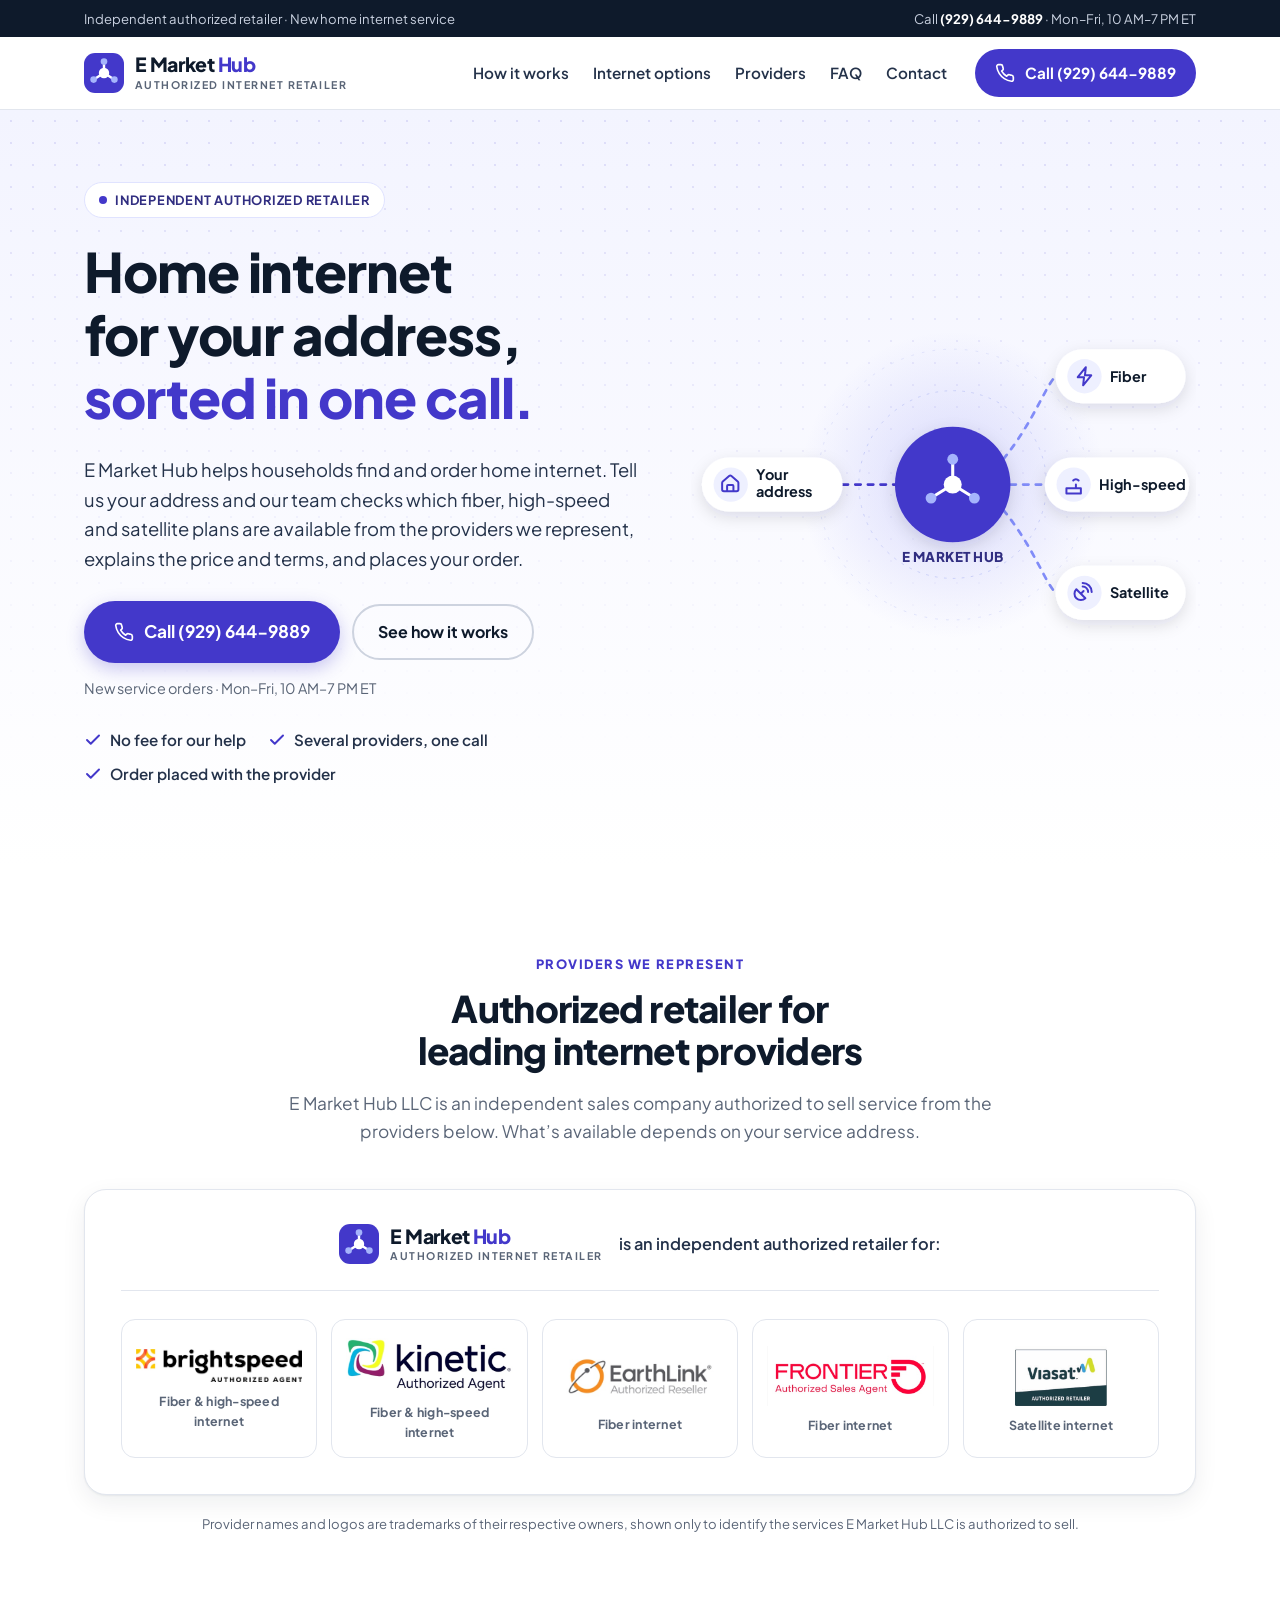
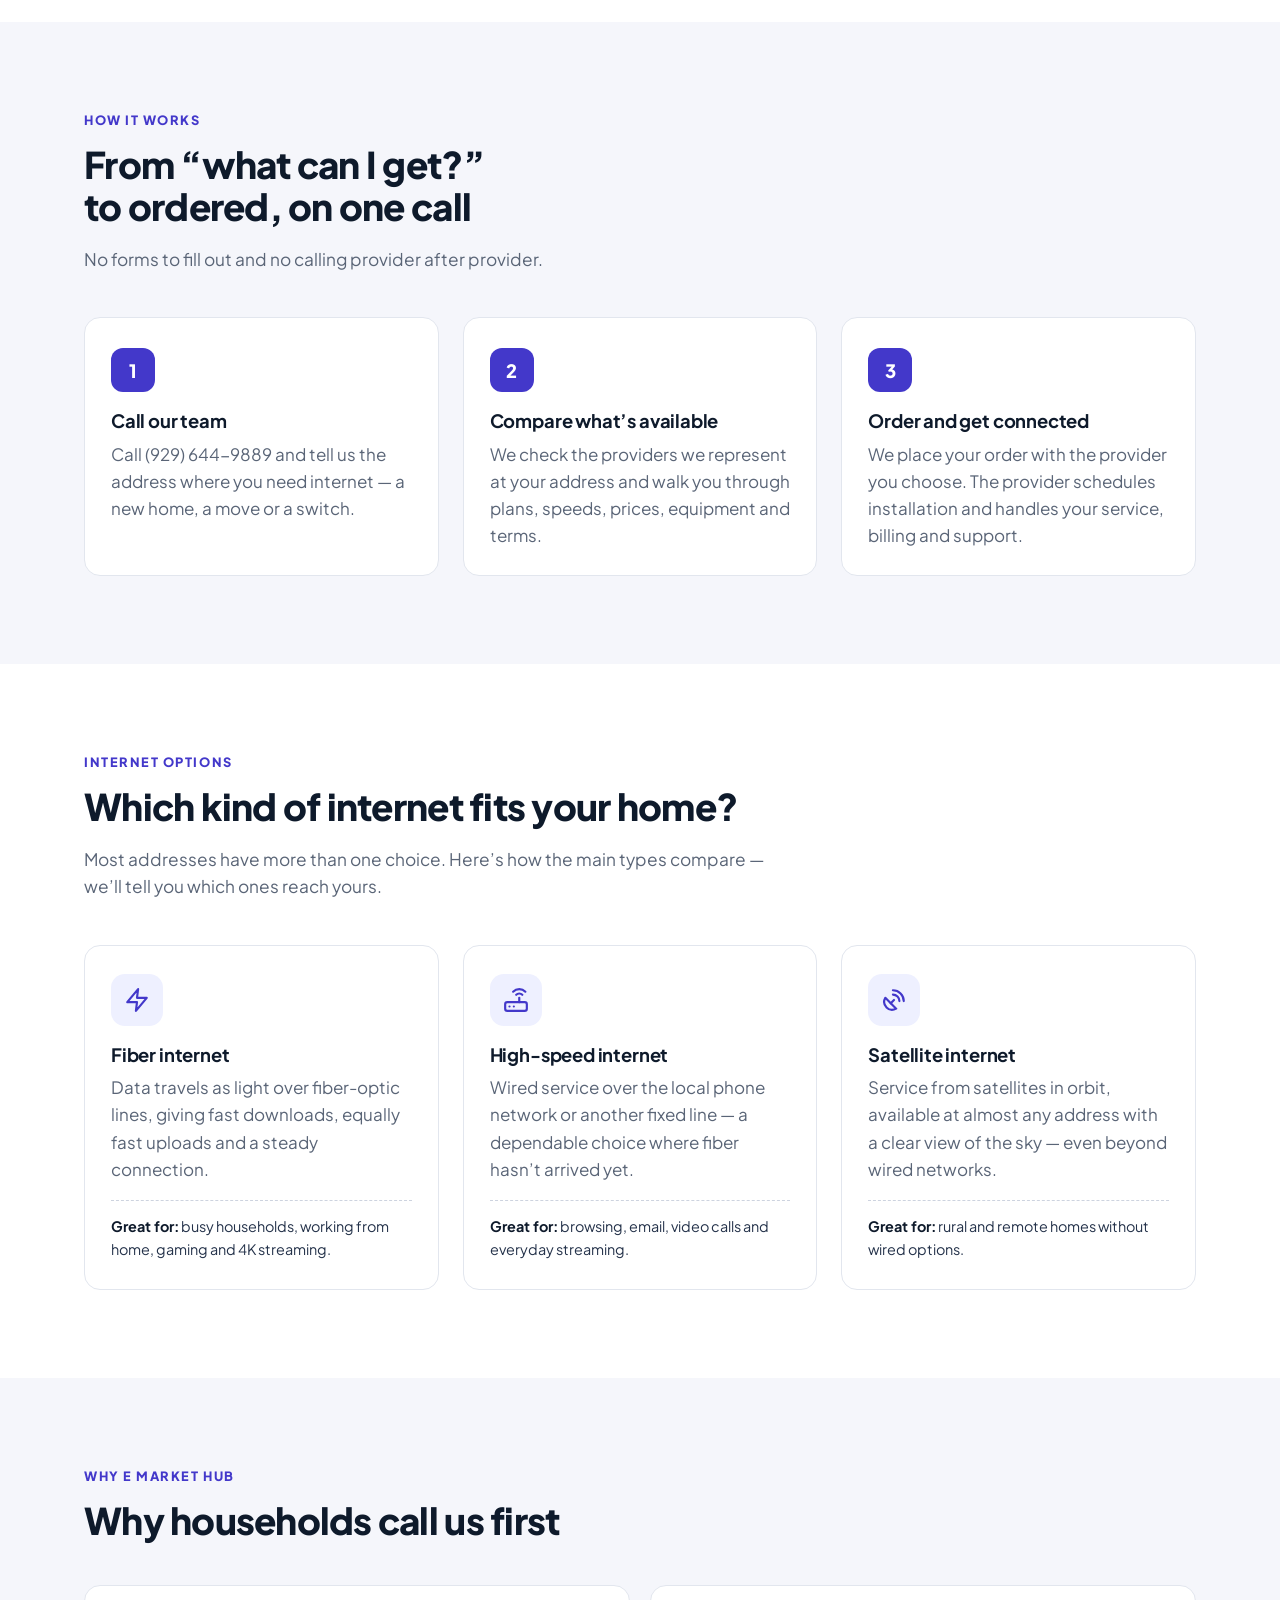
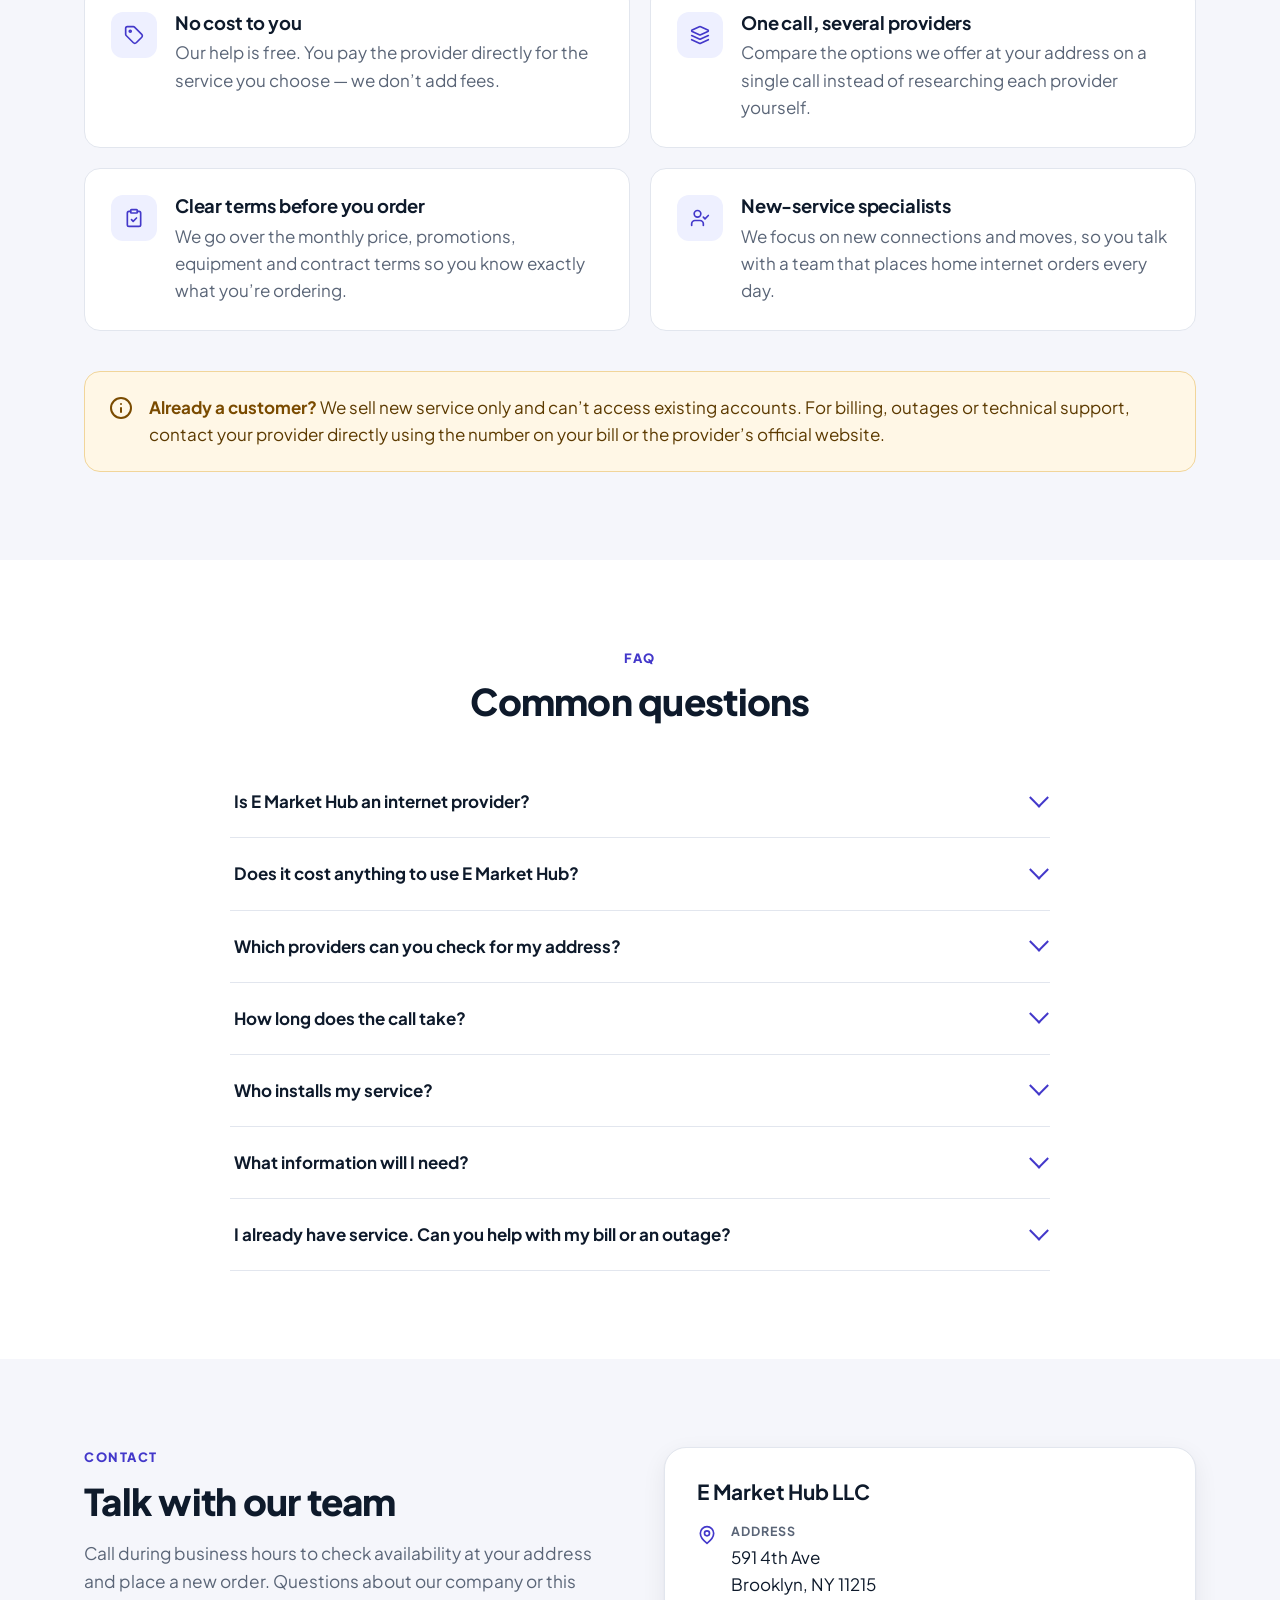
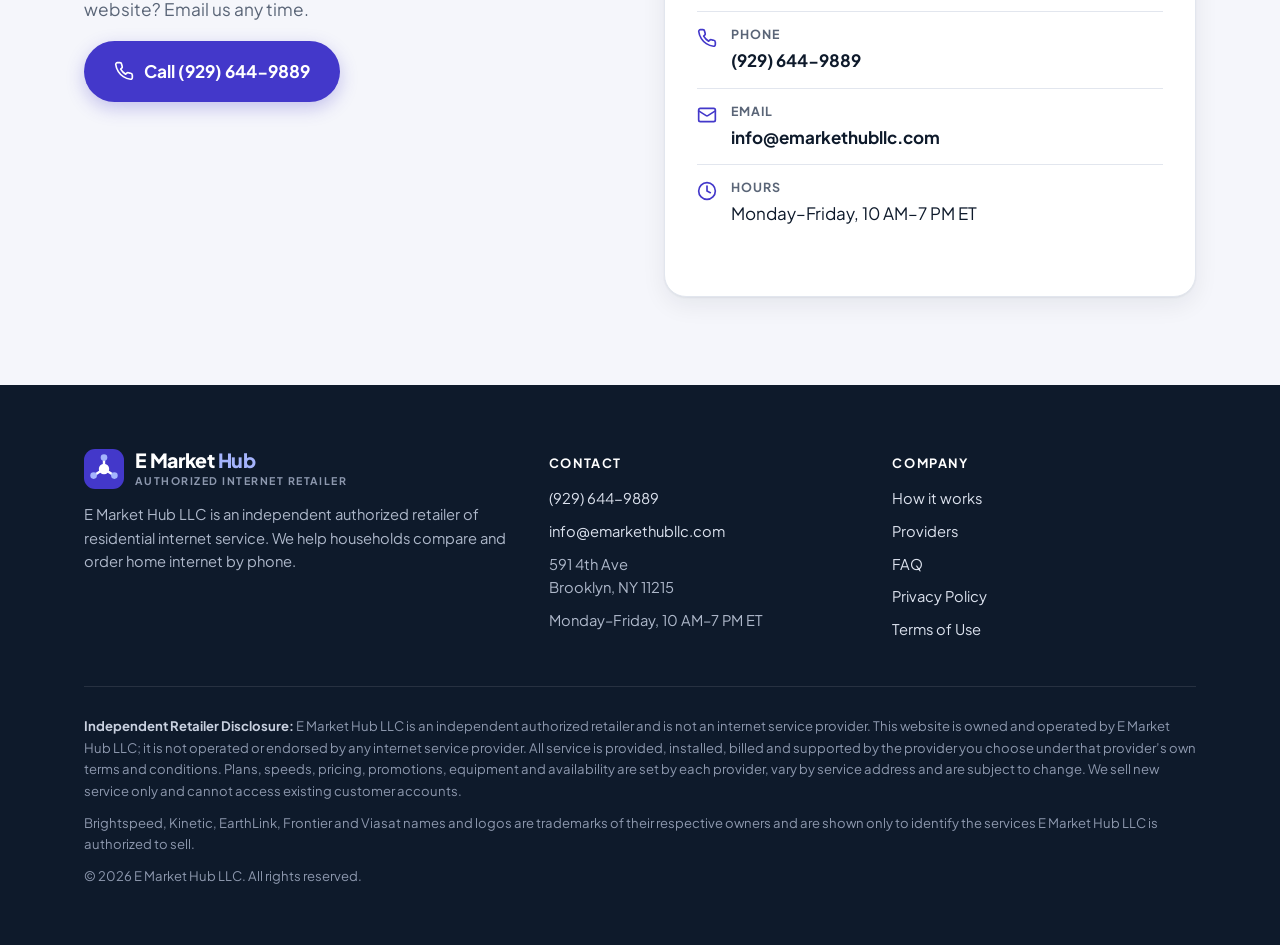
<file: index.html>
<!doctype html>
<html lang="en">
<head>
<meta charset="utf-8">
<meta name="viewport" content="width=device-width,initial-scale=1">
<title>E Market Hub | Authorized Internet Retailer &ndash; Compare Home Internet by Phone</title>
<meta name="description" content="E Market Hub LLC is an independent authorized retailer of home internet. One call checks fiber, high-speed and satellite options at your address and places your order.">
<meta name="robots" content="noindex,nofollow">
<link rel="canonical" href="https://emarkethubllc.com/">
<meta property="og:type" content="website">
<meta property="og:site_name" content="E Market Hub">
<meta property="og:title" content="E Market Hub | Authorized Internet Retailer &ndash; Compare Home Internet by Phone">
<meta property="og:description" content="E Market Hub LLC is an independent authorized retailer of home internet. One call checks fiber, high-speed and satellite options at your address and places your order.">
<meta name="theme-color" content="#4338CA">
<link rel="icon" href="favicon.svg" type="image/svg+xml">
<link rel="preconnect" href="https://fonts.googleapis.com">
<link rel="preconnect" href="https://fonts.gstatic.com" crossorigin>
<link href="https://fonts.googleapis.com/css2?family=Plus+Jakarta+Sans:wght@400;500;600;700;800&display=swap" rel="stylesheet">
<link rel="stylesheet" href="assets/site.css?v=97d6e7c7">
</head>
<body>
<a class="skip" href="#main">Skip to content</a>
<div class="topbar"><div class="container">
  <span class="hide-sm">Independent authorized retailer &middot; New home internet service</span>
  <span>Call <a href="tel:+19296449889">(929) 644-9889</a> &middot; Mon&ndash;Fri, 10&nbsp;AM&ndash;7&nbsp;PM ET</span>
</div></div>
<header class="site-header"><div class="container">
  <a class="brand" href="index.html" aria-label="E Market Hub home"><svg viewBox="0 0 40 40" aria-hidden="true"><rect width="40" height="40" rx="11" fill="#4338CA"/><g stroke="#fff" stroke-width="2.4" stroke-linecap="round"><path d="M20 20 20 9.5M20 20 10.5 26M20 20 29.5 26"/></g><circle cx="20" cy="20" r="5.2" fill="#fff"/><g fill="#A5B4FC"><circle cx="20" cy="8.6" r="3.3"/><circle cx="9.6" cy="26.6" r="3.3"/><circle cx="30.4" cy="26.6" r="3.3"/></g></svg><span class="wm"><b>E Market <span>Hub</span></b><small>Authorized Internet Retailer</small></span></a>
  <nav class="nav" aria-label="Main">
    <a href="#how">How it works</a><a href="#options">Internet options</a><a href="#providers">Providers</a><a href="#faq">FAQ</a><a href="#contact">Contact</a>
  </nav>
  <a class="btn btn-call btn-sm" href="tel:+19296449889"><svg class="ic" viewBox="0 0 24 24" aria-hidden="true"><path d="M22 16.9v3a2 2 0 0 1-2.2 2 19.8 19.8 0 0 1-8.6-3.1 19.5 19.5 0 0 1-6-6A19.8 19.8 0 0 1 2.1 4.2 2 2 0 0 1 4.1 2h3a2 2 0 0 1 2 1.7c.1.9.4 1.8.7 2.7a2 2 0 0 1-.5 2.1L8 9.8a16 16 0 0 0 6 6l1.3-1.3a2 2 0 0 1 2.1-.5c.9.3 1.8.6 2.7.7a2 2 0 0 1 1.7 2z"/></svg><span>Call<span class="num"> (929) 644-9889</span></span></a>
</div></header>

<main id="main">
<section class="hero"><div class="container">
  <div>
    <span class="eyebrow"><i></i>Independent authorized retailer</span>
    <h1>Home internet for your address, <em>sorted in one call.</em></h1>
    <p class="lead">E Market Hub helps households find and order home internet. Tell us your address and our team checks which fiber, high-speed and satellite plans are available from the providers we represent, explains the price and terms, and places your order.</p>
    <div class="cta-row">
      <a class="btn btn-call" href="tel:+19296449889"><svg class="ic" viewBox="0 0 24 24" aria-hidden="true"><path d="M22 16.9v3a2 2 0 0 1-2.2 2 19.8 19.8 0 0 1-8.6-3.1 19.5 19.5 0 0 1-6-6A19.8 19.8 0 0 1 2.1 4.2 2 2 0 0 1 4.1 2h3a2 2 0 0 1 2 1.7c.1.9.4 1.8.7 2.7a2 2 0 0 1-.5 2.1L8 9.8a16 16 0 0 0 6 6l1.3-1.3a2 2 0 0 1 2.1-.5c.9.3 1.8.6 2.7.7a2 2 0 0 1 1.7 2z"/></svg><span>Call (929) 644-9889</span></a>
      <a class="btn btn-ghost" href="#how">See how it works</a>
    </div>
    <p class="cta-note">New service orders &middot; Mon&ndash;Fri, 10&nbsp;AM&ndash;7&nbsp;PM ET</p>
    <ul class="trust">
      <li><svg class="ic" viewBox="0 0 24 24" aria-hidden="true"><path d="M20 6 9 17l-5-5"/></svg>No fee for our help</li>
      <li><svg class="ic" viewBox="0 0 24 24" aria-hidden="true"><path d="M20 6 9 17l-5-5"/></svg>Several providers, one call</li>
      <li><svg class="ic" viewBox="0 0 24 24" aria-hidden="true"><path d="M20 6 9 17l-5-5"/></svg>Order placed with the provider</li>
    </ul>
  </div>
  <svg class="hub-art" viewBox="0 0 560 440" role="img" aria-labelledby="hubt">
  <title id="hubt">E Market Hub connects your address to fiber, high-speed and satellite internet options</title>
  <defs>
    <filter id="sh" x="-20%" y="-30%" width="140%" height="170%"><feDropShadow dx="0" dy="6" stdDeviation="9" flood-color="#0E1A2B" flood-opacity=".12"/></filter>
    <radialGradient id="glow" cx="50%" cy="50%" r="50%"><stop offset="0" stop-color="#6366F1" stop-opacity=".22"/><stop offset="1" stop-color="#6366F1" stop-opacity="0"/></radialGradient>
  </defs>
  <circle cx="290" cy="220" r="170" fill="url(#glow)"/>
  <circle cx="290" cy="220" r="104" fill="none" stroke="#C7CCF8" stroke-dasharray="3 7"/>
  <circle cx="290" cy="220" r="150" fill="none" stroke="#DDE0FB" stroke-dasharray="3 9"/>
  <g fill="none" stroke-width="3" stroke-linecap="round">
    <path class="flow" d="M168 220 H226" stroke="#4338CA"/>
    <path class="flow" d="M346 192 C380 150 392 112 404 100" stroke="#818CF8"/>
    <path class="flow" d="M354 220 H392" stroke="#818CF8"/>
    <path class="flow" d="M346 248 C380 290 392 328 404 340" stroke="#818CF8"/>
  </g>
  <g filter="url(#sh)">
    <rect x="12" y="190" width="156" height="60" rx="30" fill="#fff"/>
    <rect x="404" y="70" width="144" height="60" rx="30" fill="#fff"/>
    <rect x="392" y="190" width="160" height="60" rx="30" fill="#fff"/>
    <rect x="404" y="310" width="144" height="60" rx="30" fill="#fff"/>
    <circle cx="290" cy="220" r="64" fill="#4338CA"/>
  </g>
  <g fill="none" stroke-linecap="round" stroke-linejoin="round" stroke-width="2.2">
    <circle cx="44" cy="220" r="19" fill="#EEF0FF" stroke="none"/>
    <path d="M47.5 228v-6a1 1 0 0 0-1-1h-5a1 1 0 0 0-1 1v6M35 218.5a2 2 0 0 1 .7-1.5l7-6a2 2 0 0 1 2.6 0l7 6a2 2 0 0 1 .7 1.5V226a2 2 0 0 1-2 2H37a2 2 0 0 1-2-2z" stroke="#4338CA" transform="translate(-0.5 -0.5)"/>
    <circle cx="436" cy="100" r="19" fill="#EEF0FF" stroke="none"/>
    <path d="m437.5 90-9 11h7l-1 9 9-11h-7l1-9z" stroke="#4338CA"/>
    <circle cx="424" cy="220" r="19" fill="#EEF0FF" stroke="none"/>
    <path d="M416 224h16v6h-16zM426.5 220v4M429.5 215.5a4 4 0 0 0-6 0" stroke="#4338CA"/>
    <circle cx="436" cy="340" r="19" fill="#EEF0FF" stroke="none"/>
    <path d="M428 337a7 7 0 0 0 10 10ZM433 342l3-3M441 340a6 6 0 0 0-6-6M445 340a10 10 0 0 0-10-10" stroke="#4338CA" transform="translate(-1 -1)"/>
  </g>
  <g font-family="Plus Jakarta Sans, system-ui, sans-serif" font-weight="700" font-size="16" fill="#0E1A2B">
    <text x="72" y="215">Your</text><text x="72" y="234">address</text>
    <text x="464" y="106">Fiber</text>
    <text x="452" y="226">High-speed</text>
    <text x="464" y="346">Satellite</text>
  </g>
  <g stroke="#fff" stroke-width="3.4" stroke-linecap="round"><path d="M290 220V196M290 220 269 233M290 220 311 233"/></g>
  <circle cx="290" cy="220" r="10" fill="#fff"/>
  <g fill="#A5B4FC"><circle cx="290" cy="192" r="6"/><circle cx="266" cy="235" r="6"/><circle cx="314" cy="235" r="6"/></g>
  <text x="290" y="306" text-anchor="middle" font-family="Plus Jakarta Sans, system-ui, sans-serif" font-weight="800" font-size="15" fill="#312E81" letter-spacing=".5">E MARKET HUB</text>
</svg>
</div></section>

<section class="sec" id="providers"><div class="container">
  <div class="sec-head center">
    <span class="kicker">Providers we represent</span>
    <h2>Authorized retailer for leading internet providers</h2>
    <p>E Market Hub LLC is an independent sales company authorized to sell service from the providers below. What&rsquo;s available depends on your service address.</p>
  </div>
  <div class="endorse">
    <div class="endorse-id">
      <a class="brand" href="index.html" aria-label="E Market Hub home"><svg viewBox="0 0 40 40" aria-hidden="true"><rect width="40" height="40" rx="11" fill="#4338CA"/><g stroke="#fff" stroke-width="2.4" stroke-linecap="round"><path d="M20 20 20 9.5M20 20 10.5 26M20 20 29.5 26"/></g><circle cx="20" cy="20" r="5.2" fill="#fff"/><g fill="#A5B4FC"><circle cx="20" cy="8.6" r="3.3"/><circle cx="9.6" cy="26.6" r="3.3"/><circle cx="30.4" cy="26.6" r="3.3"/></g></svg><span class="wm"><b>E Market <span>Hub</span></b><small>Authorized Internet Retailer</small></span></a>
      <p>is an independent authorized retailer for:</p>
    </div>
    <ul class="badges">
      <li class="badge"><img src="assets/partners/brightspeed.jpg" alt="Brightspeed Authorized Agent" loading="lazy"><span>Fiber &amp; high-speed internet</span></li>
      <li class="badge"><img src="assets/partners/kinetic.jpg" alt="Kinetic Authorized Agent" loading="lazy"><span>Fiber &amp; high-speed internet</span></li>
      <li class="badge"><img src="assets/partners/earthlink.jpg" alt="EarthLink Authorized Reseller" loading="lazy"><span>Fiber internet</span></li>
      <li class="badge"><img src="assets/partners/frontier.jpg" alt="Frontier Authorized Sales Agent" loading="lazy"><span>Fiber internet</span></li>
      <li class="badge"><img src="assets/partners/viasat.jpg" alt="Viasat Authorized Retailer" loading="lazy"><span>Satellite internet</span></li>
    </ul>
  </div>
  <p class="fine" style="text-align:center">Provider names and logos are trademarks of their respective owners, shown only to identify the services E Market Hub LLC is authorized to sell.</p>
</div></section>

<section class="sec sec-soft" id="how"><div class="container">
  <div class="sec-head">
    <span class="kicker">How it works</span>
    <h2>From &ldquo;what can I get?&rdquo; to ordered, on one call</h2>
    <p>No forms to fill out and no calling provider after provider.</p>
  </div>
  <ol class="steps">
    <li class="step"><h3>Call our team</h3><p>Call (929) 644-9889 and tell us the address where you need internet &mdash; a new home, a move or a switch.</p></li>
    <li class="step"><h3>Compare what&rsquo;s available</h3><p>We check the providers we represent at your address and walk you through plans, speeds, prices, equipment and terms.</p></li>
    <li class="step"><h3>Order and get connected</h3><p>We place your order with the provider you choose. The provider schedules installation and handles your service, billing and support.</p></li>
  </ol>
</div></section>

<section class="sec" id="options"><div class="container">
  <div class="sec-head">
    <span class="kicker">Internet options</span>
    <h2>Which kind of internet fits your home?</h2>
    <p>Most addresses have more than one choice. Here&rsquo;s how the main types compare &mdash; we&rsquo;ll tell you which ones reach yours.</p>
  </div>
  <div class="types">
    <article class="type"><span class="tic"><svg class="ic" viewBox="0 0 24 24" aria-hidden="true"><path d="M13 2 3 14h9l-1 8 10-12h-9l1-8z"/></svg></span><h3>Fiber internet</h3>
      <p>Data travels as light over fiber-optic lines, giving fast downloads, equally fast uploads and a steady connection.</p>
      <p class="best"><b>Great for:</b> busy households, working from home, gaming and 4K streaming.</p></article>
    <article class="type"><span class="tic"><svg class="ic" viewBox="0 0 24 24" aria-hidden="true"><rect width="20" height="8" x="2" y="14" rx="2"/><path d="M6.01 18H6"/><path d="M10.01 18H10"/><path d="M15 10v4"/><path d="M17.84 7.17a4 4 0 0 0-5.66 0"/><path d="M20.66 4.34a8 8 0 0 0-11.31 0"/></svg></span><h3>High-speed internet</h3>
      <p>Wired service over the local phone network or another fixed line &mdash; a dependable choice where fiber hasn&rsquo;t arrived yet.</p>
      <p class="best"><b>Great for:</b> browsing, email, video calls and everyday streaming.</p></article>
    <article class="type"><span class="tic"><svg class="ic" viewBox="0 0 24 24" aria-hidden="true"><path d="M4 10a7.31 7.31 0 0 0 10 10Z"/><path d="m9 15 3-3"/><path d="M17 13a6 6 0 0 0-6-6"/><path d="M21 13A10 10 0 0 0 11 3"/></svg></span><h3>Satellite internet</h3>
      <p>Service from satellites in orbit, available at almost any address with a clear view of the sky &mdash; even beyond wired networks.</p>
      <p class="best"><b>Great for:</b> rural and remote homes without wired options.</p></article>
  </div>
</div></section>

<section class="sec sec-soft" id="why"><div class="container">
  <div class="sec-head">
    <span class="kicker">Why E Market Hub</span>
    <h2>Why households call us first</h2>
  </div>
  <div class="why">
    <div class="why-item"><span class="tic"><svg class="ic" viewBox="0 0 24 24" aria-hidden="true"><path d="M12.6 2.6A2 2 0 0 0 11.2 2H4a2 2 0 0 0-2 2v7.2a2 2 0 0 0 .6 1.4l8.7 8.7a2.4 2.4 0 0 0 3.4 0l6.6-6.6a2.4 2.4 0 0 0 0-3.4z"/><circle cx="7.5" cy="7.5" r="1.2"/></svg></span><div><h3>No cost to you</h3><p>Our help is free. You pay the provider directly for the service you choose &mdash; we don&rsquo;t add fees.</p></div></div>
    <div class="why-item"><span class="tic"><svg class="ic" viewBox="0 0 24 24" aria-hidden="true"><path d="M12.8 2.2a2 2 0 0 0-1.6 0L2.6 6.1a1 1 0 0 0 0 1.8l8.6 3.9a2 2 0 0 0 1.6 0l8.6-3.9a1 1 0 0 0 0-1.8Z"/><path d="m22 17.6-9.2 4.2a2 2 0 0 1-1.6 0L2 17.6"/><path d="m22 12.6-9.2 4.2a2 2 0 0 1-1.6 0L2 12.6"/></svg></span><div><h3>One call, several providers</h3><p>Compare the options we offer at your address on a single call instead of researching each provider yourself.</p></div></div>
    <div class="why-item"><span class="tic"><svg class="ic" viewBox="0 0 24 24" aria-hidden="true"><rect width="8" height="4" x="8" y="2" rx="1"/><path d="M16 4h2a2 2 0 0 1 2 2v14a2 2 0 0 1-2 2H6a2 2 0 0 1-2-2V6a2 2 0 0 1 2-2h2"/><path d="m9 14 2 2 4-4"/></svg></span><div><h3>Clear terms before you order</h3><p>We go over the monthly price, promotions, equipment and contract terms so you know exactly what you&rsquo;re ordering.</p></div></div>
    <div class="why-item"><span class="tic"><svg class="ic" viewBox="0 0 24 24" aria-hidden="true"><path d="M16 21v-2a4 4 0 0 0-4-4H6a4 4 0 0 0-4 4v2"/><circle cx="9" cy="7" r="4"/><path d="m16 11 2 2 4-4"/></svg></span><div><h3>New-service specialists</h3><p>We focus on new connections and moves, so you talk with a team that places home internet orders every day.</p></div></div>
  </div>
  <div class="note" role="note"><svg class="ic" viewBox="0 0 24 24" aria-hidden="true"><circle cx="12" cy="12" r="10"/><path d="M12 16v-4"/><path d="M12 8h.01"/></svg><p><strong>Already a customer?</strong> We sell new service only and can&rsquo;t access existing accounts. For billing, outages or technical support, contact your provider directly using the number on your bill or the provider&rsquo;s official website.</p></div>
</div></section>

<section class="sec" id="faq"><div class="container">
  <div class="sec-head center">
    <span class="kicker">FAQ</span>
    <h2>Common questions</h2>
  </div>
  <div class="faq">
    <details><summary>Is E Market Hub an internet provider?</summary><p>No. E Market Hub LLC is an independent authorized retailer &mdash; a sales company. The provider you choose supplies, installs, bills and supports your service under its own terms.</p></details>
    <details><summary>Does it cost anything to use E Market Hub?</summary><p>No. There is no charge for our help. You pay only the provider for the service you order, at the provider&rsquo;s own price.</p></details>
    <details><summary>Which providers can you check for my address?</summary><p>We check every provider we&rsquo;re authorized to sell, including the providers shown on this page. Which of them can serve you depends on your exact service address, so we check it on the call.</p></details>
    <details><summary>How long does the call take?</summary><p>An availability check usually takes just a few minutes. If you decide to order, we complete the order with you on the same call.</p></details>
    <details><summary>Who installs my service?</summary><p>The provider. After your order is placed, the provider confirms your installation or activation details and sets up your service.</p></details>
    <details><summary>What information will I need?</summary><p>Your service address and contact details. To place an order, providers also ask for information such as your name, phone and email, and some providers verify identity or credit before activating service.</p></details>
    <details><summary>I already have service. Can you help with my bill or an outage?</summary><p>We sell new service only and can&rsquo;t access existing accounts. For billing, outages or technical support, please contact your provider directly using the number on your bill or the provider&rsquo;s official website.</p></details>
  </div>
</div></section>

<section class="sec sec-soft" id="contact"><div class="container contact">
  <div>
    <span class="kicker">Contact</span>
    <h2>Talk with our team</h2>
    <p class="lead">Call during business hours to check availability at your address and place a new order. Questions about our company or this website? Email us any time.</p>
    <a class="btn btn-call" href="tel:+19296449889"><svg class="ic" viewBox="0 0 24 24" aria-hidden="true"><path d="M22 16.9v3a2 2 0 0 1-2.2 2 19.8 19.8 0 0 1-8.6-3.1 19.5 19.5 0 0 1-6-6A19.8 19.8 0 0 1 2.1 4.2 2 2 0 0 1 4.1 2h3a2 2 0 0 1 2 1.7c.1.9.4 1.8.7 2.7a2 2 0 0 1-.5 2.1L8 9.8a16 16 0 0 0 6 6l1.3-1.3a2 2 0 0 1 2.1-.5c.9.3 1.8.6 2.7.7a2 2 0 0 1 1.7 2z"/></svg><span>Call (929) 644-9889</span></a>
  </div>
  <div class="card">
    <h3>E Market Hub LLC</h3>
    <ul class="clist">
      <li><svg class="ic" viewBox="0 0 24 24" aria-hidden="true"><path d="M20 10c0 6-8 12-8 12s-8-6-8-12a8 8 0 0 1 16 0Z"/><circle cx="12" cy="10" r="3"/></svg><div><b>Address</b>591 4th Ave<br>Brooklyn, NY 11215</div></li>
      <li><svg class="ic" viewBox="0 0 24 24" aria-hidden="true"><path d="M22 16.9v3a2 2 0 0 1-2.2 2 19.8 19.8 0 0 1-8.6-3.1 19.5 19.5 0 0 1-6-6A19.8 19.8 0 0 1 2.1 4.2 2 2 0 0 1 4.1 2h3a2 2 0 0 1 2 1.7c.1.9.4 1.8.7 2.7a2 2 0 0 1-.5 2.1L8 9.8a16 16 0 0 0 6 6l1.3-1.3a2 2 0 0 1 2.1-.5c.9.3 1.8.6 2.7.7a2 2 0 0 1 1.7 2z"/></svg><div><b>Phone</b><a href="tel:+19296449889">(929) 644-9889</a></div></li>
      <li><svg class="ic" viewBox="0 0 24 24" aria-hidden="true"><rect width="20" height="16" x="2" y="4" rx="2"/><path d="m22 7-8.97 5.7a1.94 1.94 0 0 1-2.06 0L2 7"/></svg><div><b>Email</b><a href="mailto:info@emarkethubllc.com">info@emarkethubllc.com</a></div></li>
      <li><svg class="ic" viewBox="0 0 24 24" aria-hidden="true"><circle cx="12" cy="12" r="10"/><path d="M12 6v6l4 2"/></svg><div><b>Hours</b>Monday&ndash;Friday, 10&nbsp;AM&ndash;7&nbsp;PM ET</div></li>
    </ul>
  </div>
</div></section>
</main>
<footer class="site-footer"><div class="container">
  <div class="foot-top">
    <div>
      <a class="brand" href="index.html" aria-label="E Market Hub home"><svg viewBox="0 0 40 40" aria-hidden="true"><rect width="40" height="40" rx="11" fill="#4338CA"/><g stroke="#fff" stroke-width="2.4" stroke-linecap="round"><path d="M20 20 20 9.5M20 20 10.5 26M20 20 29.5 26"/></g><circle cx="20" cy="20" r="5.2" fill="#fff"/><g fill="#A5B4FC"><circle cx="20" cy="8.6" r="3.3"/><circle cx="9.6" cy="26.6" r="3.3"/><circle cx="30.4" cy="26.6" r="3.3"/></g></svg><span class="wm"><b>E Market <span>Hub</span></b><small>Authorized Internet Retailer</small></span></a>
      <p>E Market Hub LLC is an independent authorized retailer of residential internet service. We help households compare and order home internet by phone.</p>
    </div>
    <div>
      <h4>Contact</h4>
      <ul>
        <li><a href="tel:+19296449889">(929) 644-9889</a></li>
        <li><a href="mailto:info@emarkethubllc.com">info@emarkethubllc.com</a></li>
        <li>591 4th Ave<br>Brooklyn, NY 11215</li>
        <li>Monday&ndash;Friday, 10&nbsp;AM&ndash;7&nbsp;PM ET</li>
      </ul>
    </div>
    <div>
      <h4>Company</h4>
      <ul>
        <li><a href="index.html#how">How it works</a></li>
        <li><a href="index.html#providers">Providers</a></li>
        <li><a href="index.html#faq">FAQ</a></li>
        <li><a href="privacy.html">Privacy Policy</a></li>
        <li><a href="terms.html">Terms of Use</a></li>
      </ul>
    </div>
  </div>
  <div class="disclose">
    <p><strong>Independent Retailer Disclosure:</strong> E Market Hub LLC is an independent authorized retailer and is not an internet service provider. This website is owned and operated by E Market Hub LLC; it is not operated or endorsed by any internet service provider. All service is provided, installed, billed and supported by the provider you choose under that provider&rsquo;s own terms and conditions. Plans, speeds, pricing, promotions, equipment and availability are set by each provider, vary by service address and are subject to change. We sell new service only and cannot access existing customer accounts.</p>
    <p>Brightspeed, Kinetic, EarthLink, Frontier and Viasat names and logos are trademarks of their respective owners and are shown only to identify the services E Market Hub LLC is authorized to sell.</p>
    <p>&copy; 2026 E Market Hub LLC. All rights reserved.</p>
  </div>
</div></footer>
<div class="callbar"><a class="btn btn-call" href="tel:+19296449889"><svg class="ic" viewBox="0 0 24 24" aria-hidden="true"><path d="M22 16.9v3a2 2 0 0 1-2.2 2 19.8 19.8 0 0 1-8.6-3.1 19.5 19.5 0 0 1-6-6A19.8 19.8 0 0 1 2.1 4.2 2 2 0 0 1 4.1 2h3a2 2 0 0 1 2 1.7c.1.9.4 1.8.7 2.7a2 2 0 0 1-.5 2.1L8 9.8a16 16 0 0 0 6 6l1.3-1.3a2 2 0 0 1 2.1-.5c.9.3 1.8.6 2.7.7a2 2 0 0 1 1.7 2z"/></svg><span>Call (929) 644-9889</span></a></div>
</body>
</html>
</file>
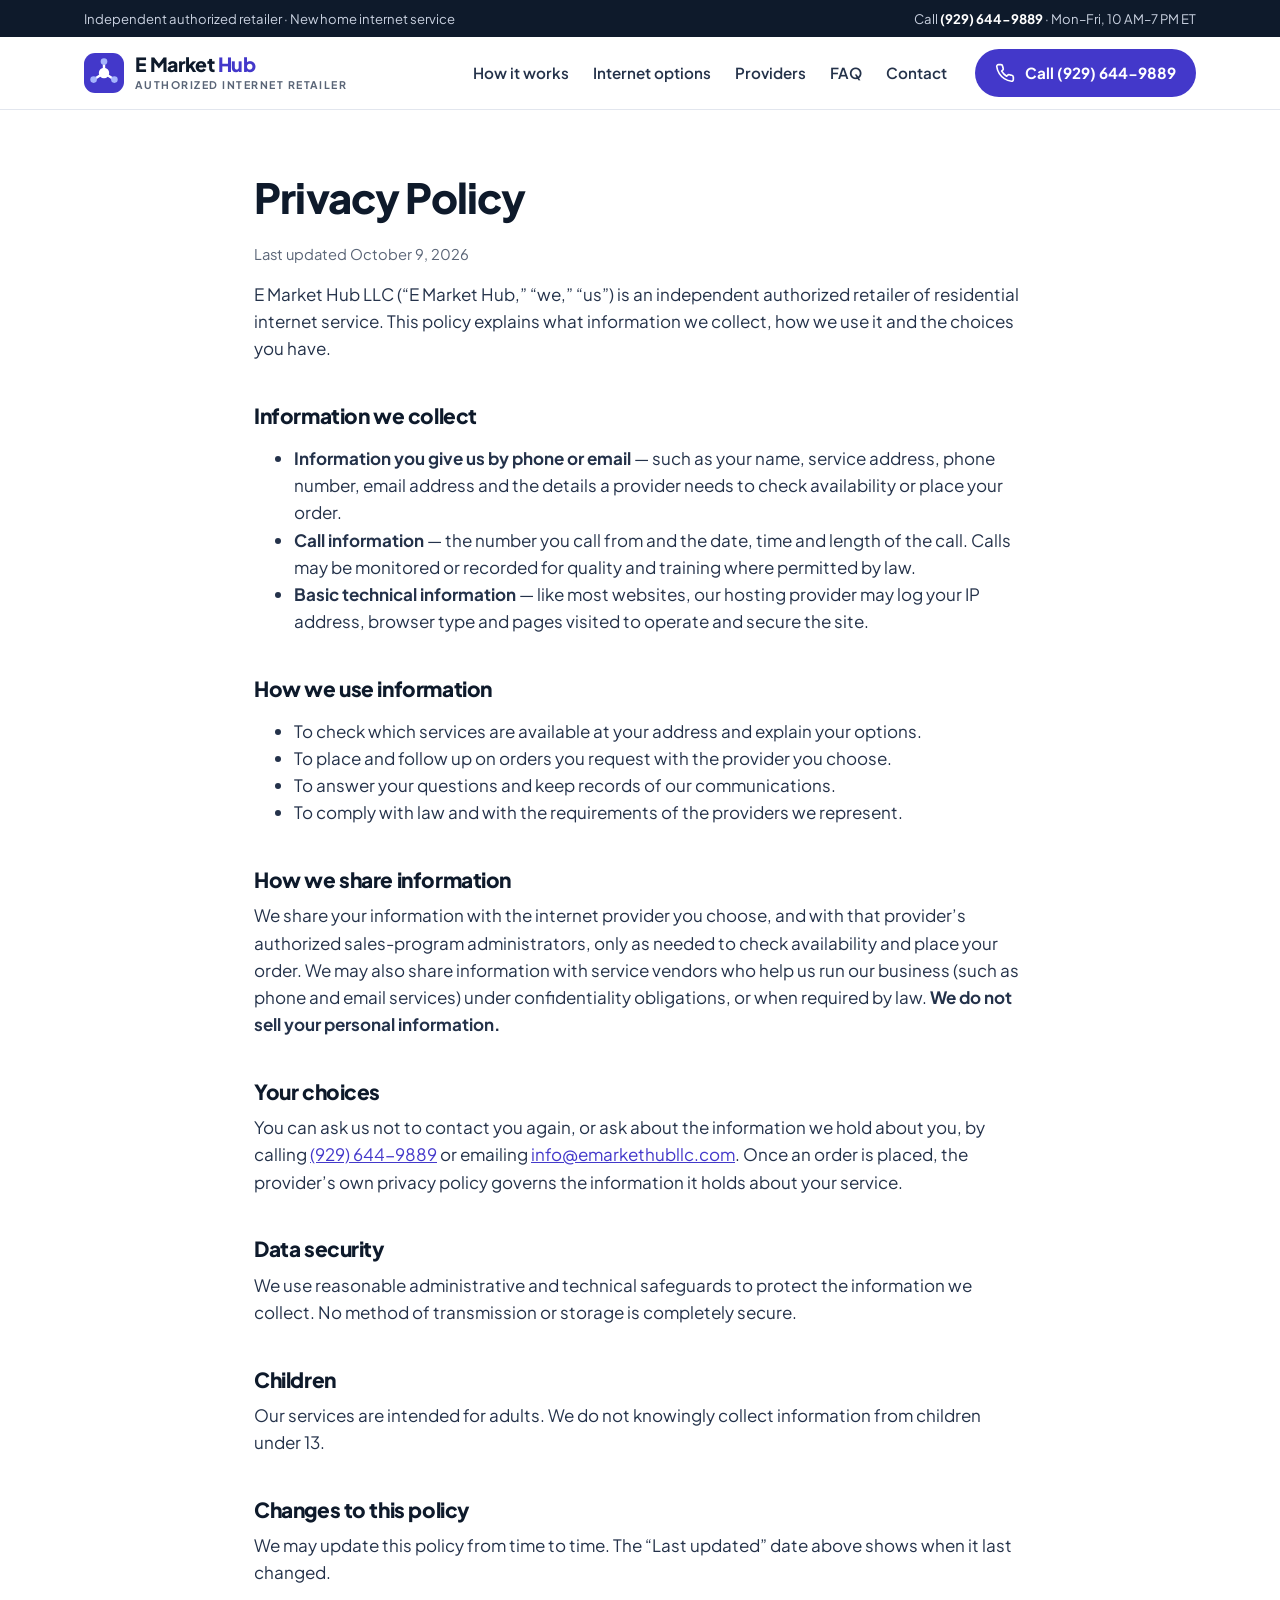
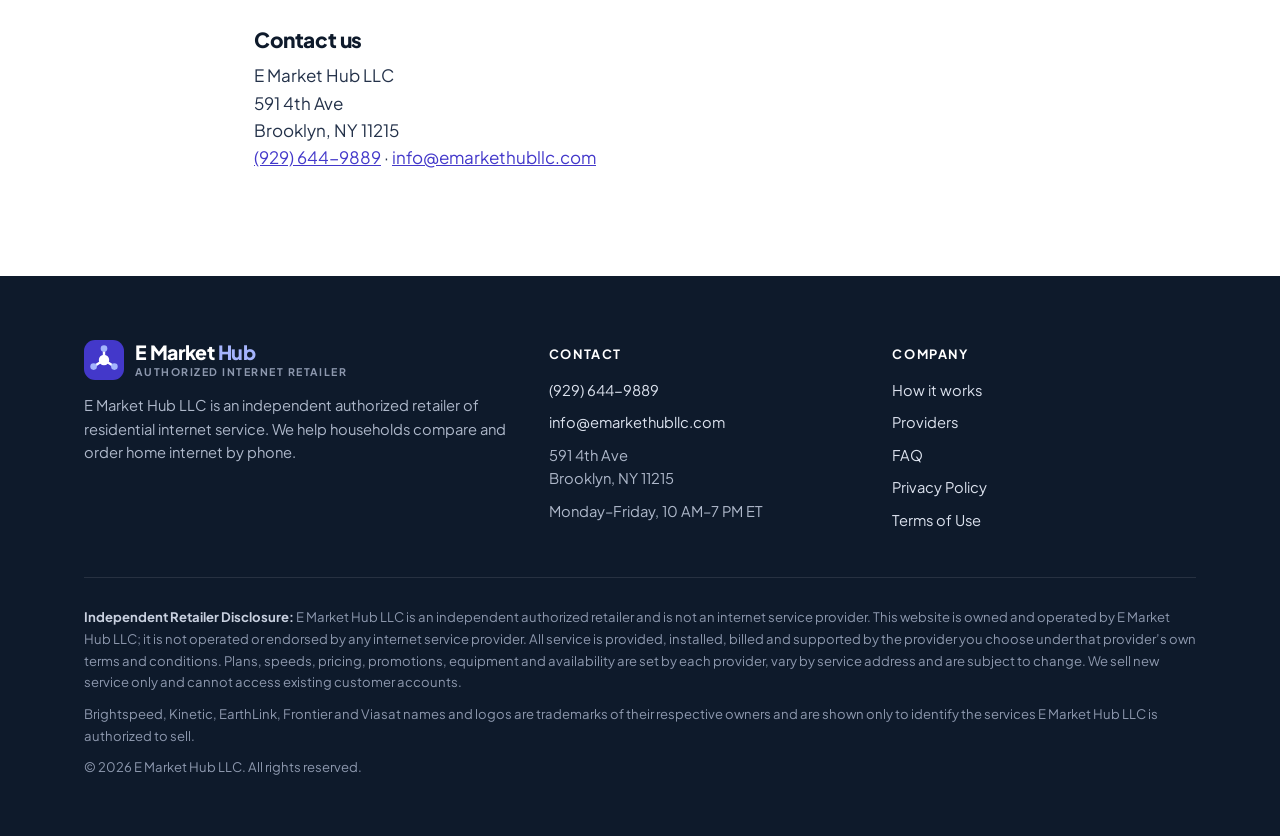
<file: privacy.html>
<!doctype html>
<html lang="en">
<head>
<meta charset="utf-8">
<meta name="viewport" content="width=device-width,initial-scale=1">
<title>Privacy Policy | E Market Hub</title>
<meta name="description" content="How E Market Hub LLC collects, uses and protects your information.">
<meta name="robots" content="noindex,nofollow">
<link rel="canonical" href="https://emarkethubllc.com/privacy.html">
<meta property="og:type" content="website">
<meta property="og:site_name" content="E Market Hub">
<meta property="og:title" content="Privacy Policy | E Market Hub">
<meta property="og:description" content="How E Market Hub LLC collects, uses and protects your information.">
<meta name="theme-color" content="#4338CA">
<link rel="icon" href="favicon.svg" type="image/svg+xml">
<link rel="preconnect" href="https://fonts.googleapis.com">
<link rel="preconnect" href="https://fonts.gstatic.com" crossorigin>
<link href="https://fonts.googleapis.com/css2?family=Plus+Jakarta+Sans:wght@400;500;600;700;800&display=swap" rel="stylesheet">
<link rel="stylesheet" href="assets/site.css?v=97d6e7c7">
</head>
<body>
<a class="skip" href="#main">Skip to content</a>
<div class="topbar"><div class="container">
  <span class="hide-sm">Independent authorized retailer &middot; New home internet service</span>
  <span>Call <a href="tel:+19296449889">(929) 644-9889</a> &middot; Mon&ndash;Fri, 10&nbsp;AM&ndash;7&nbsp;PM ET</span>
</div></div>
<header class="site-header"><div class="container">
  <a class="brand" href="index.html" aria-label="E Market Hub home"><svg viewBox="0 0 40 40" aria-hidden="true"><rect width="40" height="40" rx="11" fill="#4338CA"/><g stroke="#fff" stroke-width="2.4" stroke-linecap="round"><path d="M20 20 20 9.5M20 20 10.5 26M20 20 29.5 26"/></g><circle cx="20" cy="20" r="5.2" fill="#fff"/><g fill="#A5B4FC"><circle cx="20" cy="8.6" r="3.3"/><circle cx="9.6" cy="26.6" r="3.3"/><circle cx="30.4" cy="26.6" r="3.3"/></g></svg><span class="wm"><b>E Market <span>Hub</span></b><small>Authorized Internet Retailer</small></span></a>
  <nav class="nav" aria-label="Main">
    <a href="index.html#how">How it works</a><a href="index.html#options">Internet options</a><a href="index.html#providers">Providers</a><a href="index.html#faq">FAQ</a><a href="index.html#contact">Contact</a>
  </nav>
  <a class="btn btn-call btn-sm" href="tel:+19296449889"><svg class="ic" viewBox="0 0 24 24" aria-hidden="true"><path d="M22 16.9v3a2 2 0 0 1-2.2 2 19.8 19.8 0 0 1-8.6-3.1 19.5 19.5 0 0 1-6-6A19.8 19.8 0 0 1 2.1 4.2 2 2 0 0 1 4.1 2h3a2 2 0 0 1 2 1.7c.1.9.4 1.8.7 2.7a2 2 0 0 1-.5 2.1L8 9.8a16 16 0 0 0 6 6l1.3-1.3a2 2 0 0 1 2.1-.5c.9.3 1.8.6 2.7.7a2 2 0 0 1 1.7 2z"/></svg><span>Call<span class="num"> (929) 644-9889</span></span></a>
</div></header>

<main id="main" class="legal"><div class="container">
  <h1>Privacy Policy</h1>
  <p class="updated">Last updated October 9, 2026</p>

  <p>E Market Hub LLC (&ldquo;E Market Hub,&rdquo; &ldquo;we,&rdquo; &ldquo;us&rdquo;) is an independent authorized retailer of residential internet service. This policy explains what information we collect, how we use it and the choices you have.</p>
  <h2>Information we collect</h2>
  <ul>
    <li><strong>Information you give us by phone or email</strong> &mdash; such as your name, service address, phone number, email address and the details a provider needs to check availability or place your order.</li>
    <li><strong>Call information</strong> &mdash; the number you call from and the date, time and length of the call. Calls may be monitored or recorded for quality and training where permitted by law.</li>
    <li><strong>Basic technical information</strong> &mdash; like most websites, our hosting provider may log your IP address, browser type and pages visited to operate and secure the site.</li>
  </ul>
  <h2>How we use information</h2>
  <ul>
    <li>To check which services are available at your address and explain your options.</li>
    <li>To place and follow up on orders you request with the provider you choose.</li>
    <li>To answer your questions and keep records of our communications.</li>
    <li>To comply with law and with the requirements of the providers we represent.</li>
  </ul>
  <h2>How we share information</h2>
  <p>We share your information with the internet provider you choose, and with that provider&rsquo;s authorized sales-program administrators, only as needed to check availability and place your order. We may also share information with service vendors who help us run our business (such as phone and email services) under confidentiality obligations, or when required by law. <strong>We do not sell your personal information.</strong></p>
  <h2>Your choices</h2>
  <p>You can ask us not to contact you again, or ask about the information we hold about you, by calling <a href="tel:+19296449889">(929) 644-9889</a> or emailing <a href="mailto:info@emarkethubllc.com">info@emarkethubllc.com</a>. Once an order is placed, the provider&rsquo;s own privacy policy governs the information it holds about your service.</p>
  <h2>Data security</h2>
  <p>We use reasonable administrative and technical safeguards to protect the information we collect. No method of transmission or storage is completely secure.</p>
  <h2>Children</h2>
  <p>Our services are intended for adults. We do not knowingly collect information from children under 13.</p>
  <h2>Changes to this policy</h2>
  <p>We may update this policy from time to time. The &ldquo;Last updated&rdquo; date above shows when it last changed.</p>
  <h2>Contact us</h2>
  <p>E Market Hub LLC<br>591 4th Ave<br>Brooklyn, NY 11215<br><a href="tel:+19296449889">(929) 644-9889</a> &middot; <a href="mailto:info@emarkethubllc.com">info@emarkethubllc.com</a></p>
</div></main>
<footer class="site-footer"><div class="container">
  <div class="foot-top">
    <div>
      <a class="brand" href="index.html" aria-label="E Market Hub home"><svg viewBox="0 0 40 40" aria-hidden="true"><rect width="40" height="40" rx="11" fill="#4338CA"/><g stroke="#fff" stroke-width="2.4" stroke-linecap="round"><path d="M20 20 20 9.5M20 20 10.5 26M20 20 29.5 26"/></g><circle cx="20" cy="20" r="5.2" fill="#fff"/><g fill="#A5B4FC"><circle cx="20" cy="8.6" r="3.3"/><circle cx="9.6" cy="26.6" r="3.3"/><circle cx="30.4" cy="26.6" r="3.3"/></g></svg><span class="wm"><b>E Market <span>Hub</span></b><small>Authorized Internet Retailer</small></span></a>
      <p>E Market Hub LLC is an independent authorized retailer of residential internet service. We help households compare and order home internet by phone.</p>
    </div>
    <div>
      <h4>Contact</h4>
      <ul>
        <li><a href="tel:+19296449889">(929) 644-9889</a></li>
        <li><a href="mailto:info@emarkethubllc.com">info@emarkethubllc.com</a></li>
        <li>591 4th Ave<br>Brooklyn, NY 11215</li>
        <li>Monday&ndash;Friday, 10&nbsp;AM&ndash;7&nbsp;PM ET</li>
      </ul>
    </div>
    <div>
      <h4>Company</h4>
      <ul>
        <li><a href="index.html#how">How it works</a></li>
        <li><a href="index.html#providers">Providers</a></li>
        <li><a href="index.html#faq">FAQ</a></li>
        <li><a href="privacy.html">Privacy Policy</a></li>
        <li><a href="terms.html">Terms of Use</a></li>
      </ul>
    </div>
  </div>
  <div class="disclose">
    <p><strong>Independent Retailer Disclosure:</strong> E Market Hub LLC is an independent authorized retailer and is not an internet service provider. This website is owned and operated by E Market Hub LLC; it is not operated or endorsed by any internet service provider. All service is provided, installed, billed and supported by the provider you choose under that provider&rsquo;s own terms and conditions. Plans, speeds, pricing, promotions, equipment and availability are set by each provider, vary by service address and are subject to change. We sell new service only and cannot access existing customer accounts.</p>
    <p>Brightspeed, Kinetic, EarthLink, Frontier and Viasat names and logos are trademarks of their respective owners and are shown only to identify the services E Market Hub LLC is authorized to sell.</p>
    <p>&copy; 2026 E Market Hub LLC. All rights reserved.</p>
  </div>
</div></footer>
<div class="callbar"><a class="btn btn-call" href="tel:+19296449889"><svg class="ic" viewBox="0 0 24 24" aria-hidden="true"><path d="M22 16.9v3a2 2 0 0 1-2.2 2 19.8 19.8 0 0 1-8.6-3.1 19.5 19.5 0 0 1-6-6A19.8 19.8 0 0 1 2.1 4.2 2 2 0 0 1 4.1 2h3a2 2 0 0 1 2 1.7c.1.9.4 1.8.7 2.7a2 2 0 0 1-.5 2.1L8 9.8a16 16 0 0 0 6 6l1.3-1.3a2 2 0 0 1 2.1-.5c.9.3 1.8.6 2.7.7a2 2 0 0 1 1.7 2z"/></svg><span>Call (929) 644-9889</span></a></div>
</body>
</html>
</file>
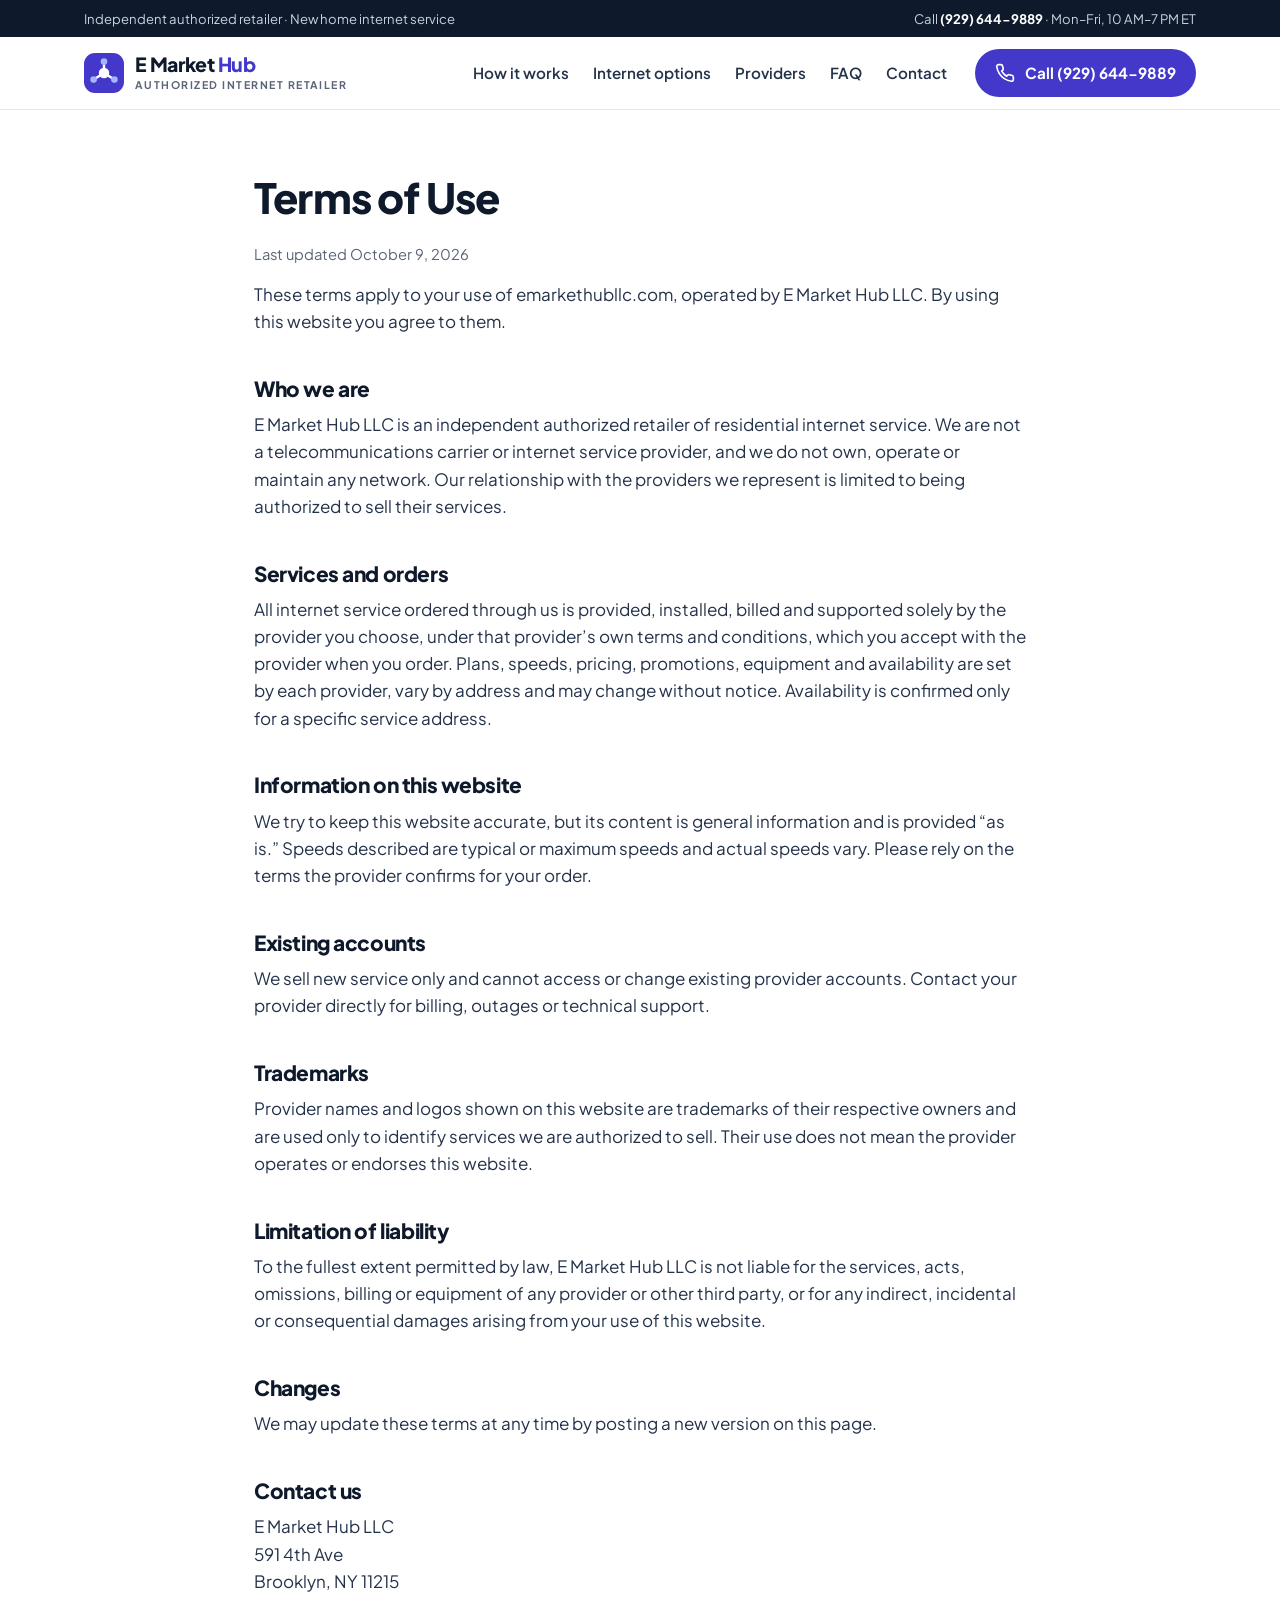
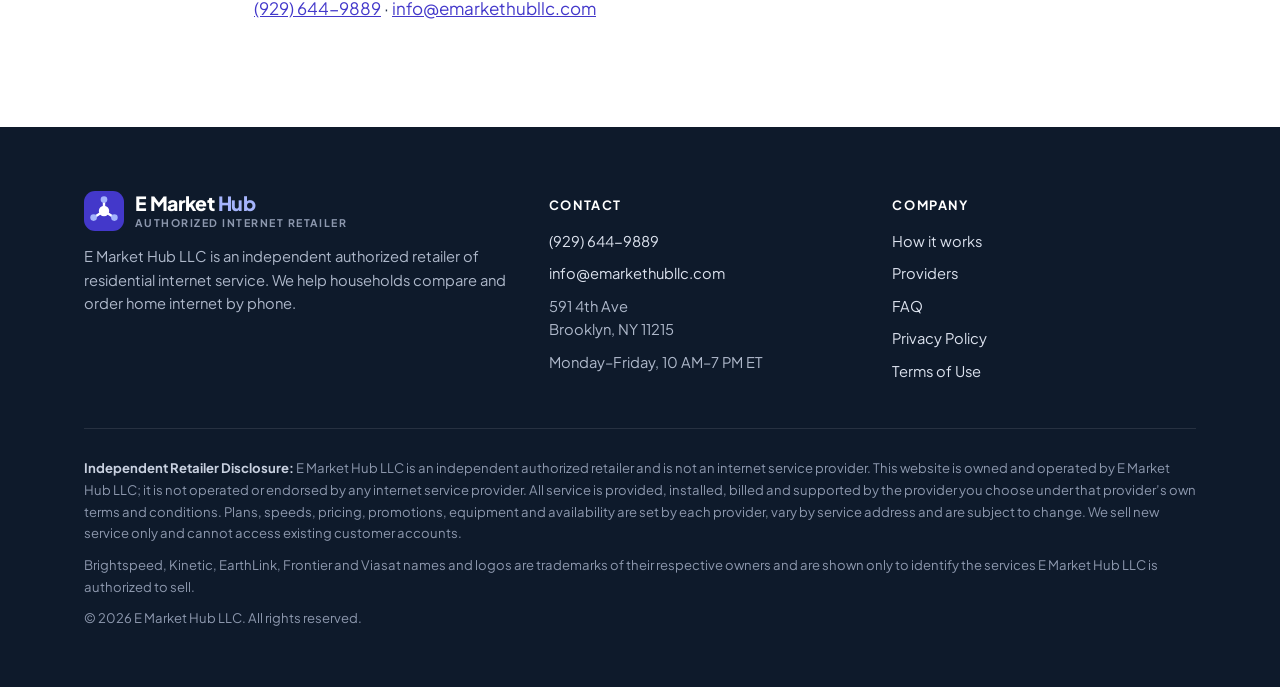
<file: terms.html>
<!doctype html>
<html lang="en">
<head>
<meta charset="utf-8">
<meta name="viewport" content="width=device-width,initial-scale=1">
<title>Terms of Use | E Market Hub</title>
<meta name="description" content="Terms that apply to your use of the E Market Hub LLC website.">
<meta name="robots" content="noindex,nofollow">
<link rel="canonical" href="https://emarkethubllc.com/terms.html">
<meta property="og:type" content="website">
<meta property="og:site_name" content="E Market Hub">
<meta property="og:title" content="Terms of Use | E Market Hub">
<meta property="og:description" content="Terms that apply to your use of the E Market Hub LLC website.">
<meta name="theme-color" content="#4338CA">
<link rel="icon" href="favicon.svg" type="image/svg+xml">
<link rel="preconnect" href="https://fonts.googleapis.com">
<link rel="preconnect" href="https://fonts.gstatic.com" crossorigin>
<link href="https://fonts.googleapis.com/css2?family=Plus+Jakarta+Sans:wght@400;500;600;700;800&display=swap" rel="stylesheet">
<link rel="stylesheet" href="assets/site.css?v=97d6e7c7">
</head>
<body>
<a class="skip" href="#main">Skip to content</a>
<div class="topbar"><div class="container">
  <span class="hide-sm">Independent authorized retailer &middot; New home internet service</span>
  <span>Call <a href="tel:+19296449889">(929) 644-9889</a> &middot; Mon&ndash;Fri, 10&nbsp;AM&ndash;7&nbsp;PM ET</span>
</div></div>
<header class="site-header"><div class="container">
  <a class="brand" href="index.html" aria-label="E Market Hub home"><svg viewBox="0 0 40 40" aria-hidden="true"><rect width="40" height="40" rx="11" fill="#4338CA"/><g stroke="#fff" stroke-width="2.4" stroke-linecap="round"><path d="M20 20 20 9.5M20 20 10.5 26M20 20 29.5 26"/></g><circle cx="20" cy="20" r="5.2" fill="#fff"/><g fill="#A5B4FC"><circle cx="20" cy="8.6" r="3.3"/><circle cx="9.6" cy="26.6" r="3.3"/><circle cx="30.4" cy="26.6" r="3.3"/></g></svg><span class="wm"><b>E Market <span>Hub</span></b><small>Authorized Internet Retailer</small></span></a>
  <nav class="nav" aria-label="Main">
    <a href="index.html#how">How it works</a><a href="index.html#options">Internet options</a><a href="index.html#providers">Providers</a><a href="index.html#faq">FAQ</a><a href="index.html#contact">Contact</a>
  </nav>
  <a class="btn btn-call btn-sm" href="tel:+19296449889"><svg class="ic" viewBox="0 0 24 24" aria-hidden="true"><path d="M22 16.9v3a2 2 0 0 1-2.2 2 19.8 19.8 0 0 1-8.6-3.1 19.5 19.5 0 0 1-6-6A19.8 19.8 0 0 1 2.1 4.2 2 2 0 0 1 4.1 2h3a2 2 0 0 1 2 1.7c.1.9.4 1.8.7 2.7a2 2 0 0 1-.5 2.1L8 9.8a16 16 0 0 0 6 6l1.3-1.3a2 2 0 0 1 2.1-.5c.9.3 1.8.6 2.7.7a2 2 0 0 1 1.7 2z"/></svg><span>Call<span class="num"> (929) 644-9889</span></span></a>
</div></header>

<main id="main" class="legal"><div class="container">
  <h1>Terms of Use</h1>
  <p class="updated">Last updated October 9, 2026</p>

  <p>These terms apply to your use of emarkethubllc.com, operated by E Market Hub LLC. By using this website you agree to them.</p>
  <h2>Who we are</h2>
  <p>E Market Hub LLC is an independent authorized retailer of residential internet service. We are not a telecommunications carrier or internet service provider, and we do not own, operate or maintain any network. Our relationship with the providers we represent is limited to being authorized to sell their services.</p>
  <h2>Services and orders</h2>
  <p>All internet service ordered through us is provided, installed, billed and supported solely by the provider you choose, under that provider&rsquo;s own terms and conditions, which you accept with the provider when you order. Plans, speeds, pricing, promotions, equipment and availability are set by each provider, vary by address and may change without notice. Availability is confirmed only for a specific service address.</p>
  <h2>Information on this website</h2>
  <p>We try to keep this website accurate, but its content is general information and is provided &ldquo;as is.&rdquo; Speeds described are typical or maximum speeds and actual speeds vary. Please rely on the terms the provider confirms for your order.</p>
  <h2>Existing accounts</h2>
  <p>We sell new service only and cannot access or change existing provider accounts. Contact your provider directly for billing, outages or technical support.</p>
  <h2>Trademarks</h2>
  <p>Provider names and logos shown on this website are trademarks of their respective owners and are used only to identify services we are authorized to sell. Their use does not mean the provider operates or endorses this website.</p>
  <h2>Limitation of liability</h2>
  <p>To the fullest extent permitted by law, E Market Hub LLC is not liable for the services, acts, omissions, billing or equipment of any provider or other third party, or for any indirect, incidental or consequential damages arising from your use of this website.</p>
  <h2>Changes</h2>
  <p>We may update these terms at any time by posting a new version on this page.</p>
  <h2>Contact us</h2>
  <p>E Market Hub LLC<br>591 4th Ave<br>Brooklyn, NY 11215<br><a href="tel:+19296449889">(929) 644-9889</a> &middot; <a href="mailto:info@emarkethubllc.com">info@emarkethubllc.com</a></p>
</div></main>
<footer class="site-footer"><div class="container">
  <div class="foot-top">
    <div>
      <a class="brand" href="index.html" aria-label="E Market Hub home"><svg viewBox="0 0 40 40" aria-hidden="true"><rect width="40" height="40" rx="11" fill="#4338CA"/><g stroke="#fff" stroke-width="2.4" stroke-linecap="round"><path d="M20 20 20 9.5M20 20 10.5 26M20 20 29.5 26"/></g><circle cx="20" cy="20" r="5.2" fill="#fff"/><g fill="#A5B4FC"><circle cx="20" cy="8.6" r="3.3"/><circle cx="9.6" cy="26.6" r="3.3"/><circle cx="30.4" cy="26.6" r="3.3"/></g></svg><span class="wm"><b>E Market <span>Hub</span></b><small>Authorized Internet Retailer</small></span></a>
      <p>E Market Hub LLC is an independent authorized retailer of residential internet service. We help households compare and order home internet by phone.</p>
    </div>
    <div>
      <h4>Contact</h4>
      <ul>
        <li><a href="tel:+19296449889">(929) 644-9889</a></li>
        <li><a href="mailto:info@emarkethubllc.com">info@emarkethubllc.com</a></li>
        <li>591 4th Ave<br>Brooklyn, NY 11215</li>
        <li>Monday&ndash;Friday, 10&nbsp;AM&ndash;7&nbsp;PM ET</li>
      </ul>
    </div>
    <div>
      <h4>Company</h4>
      <ul>
        <li><a href="index.html#how">How it works</a></li>
        <li><a href="index.html#providers">Providers</a></li>
        <li><a href="index.html#faq">FAQ</a></li>
        <li><a href="privacy.html">Privacy Policy</a></li>
        <li><a href="terms.html">Terms of Use</a></li>
      </ul>
    </div>
  </div>
  <div class="disclose">
    <p><strong>Independent Retailer Disclosure:</strong> E Market Hub LLC is an independent authorized retailer and is not an internet service provider. This website is owned and operated by E Market Hub LLC; it is not operated or endorsed by any internet service provider. All service is provided, installed, billed and supported by the provider you choose under that provider&rsquo;s own terms and conditions. Plans, speeds, pricing, promotions, equipment and availability are set by each provider, vary by service address and are subject to change. We sell new service only and cannot access existing customer accounts.</p>
    <p>Brightspeed, Kinetic, EarthLink, Frontier and Viasat names and logos are trademarks of their respective owners and are shown only to identify the services E Market Hub LLC is authorized to sell.</p>
    <p>&copy; 2026 E Market Hub LLC. All rights reserved.</p>
  </div>
</div></footer>
<div class="callbar"><a class="btn btn-call" href="tel:+19296449889"><svg class="ic" viewBox="0 0 24 24" aria-hidden="true"><path d="M22 16.9v3a2 2 0 0 1-2.2 2 19.8 19.8 0 0 1-8.6-3.1 19.5 19.5 0 0 1-6-6A19.8 19.8 0 0 1 2.1 4.2 2 2 0 0 1 4.1 2h3a2 2 0 0 1 2 1.7c.1.9.4 1.8.7 2.7a2 2 0 0 1-.5 2.1L8 9.8a16 16 0 0 0 6 6l1.3-1.3a2 2 0 0 1 2.1-.5c.9.3 1.8.6 2.7.7a2 2 0 0 1 1.7 2z"/></svg><span>Call (929) 644-9889</span></a></div>
</body>
</html>
</file>
<file: assets/site.css>
/* E Market Hub LLC — retailer brand stylesheet (own identity; not modeled on any provider's look) */
:root{
  --ink:#0E1A2B; --ink-2:#24324A; --muted:#5A6577; --line:#E2E6EE; --line-2:#CDD3DF;
  --bg:#FFFFFF; --bg-soft:#F5F6FB; --bg-tint:#EEF0FF;
  --brand:#4338CA; --brand-dark:#3730A3; --brand-ink:#312E81; --brand-soft:#E0E3FF;
  --note:#FFF7E6; --note-line:#F1D59A; --note-ink:#7A4B00;
  --radius:16px; --shadow:0 1px 2px rgba(14,26,43,.06),0 8px 24px rgba(14,26,43,.07);
  --font:'Plus Jakarta Sans',system-ui,-apple-system,'Segoe UI',Roboto,Arial,sans-serif;
}
*{box-sizing:border-box}
html{scroll-behavior:smooth;-webkit-text-size-adjust:100%}
body{margin:0;background:var(--bg);color:var(--ink);font-family:var(--font);font-size:17px;line-height:1.6;-webkit-font-smoothing:antialiased;overflow-x:hidden}
img{max-width:100%;height:auto;display:block}
a{color:var(--brand)}
h1,h2,h3{line-height:1.15;letter-spacing:-.02em;margin:0 0 .5em;text-wrap:balance}
h1{font-size:clamp(2.1rem,4.6vw,3.4rem);font-weight:800}
h2{font-size:clamp(1.65rem,3vw,2.3rem);font-weight:800}
h3{font-size:1.15rem;font-weight:700;letter-spacing:-.01em}
p{margin:0 0 1em}
.container{width:100%;max-width:1160px;margin:0 auto;padding:0 24px}
.ic{width:20px;height:20px;flex:none;fill:none;stroke:currentColor;stroke-width:2;stroke-linecap:round;stroke-linejoin:round}
.skip{position:absolute;left:-999px;top:8px;background:var(--ink);color:#fff;padding:8px 14px;border-radius:8px;z-index:100}
.skip:focus{left:8px}
:focus-visible{outline:3px solid var(--brand);outline-offset:3px;border-radius:6px}

/* Top bar + header */
.topbar{background:var(--ink);color:#C9D1E0;font-size:.82rem}
.topbar .container{display:flex;justify-content:space-between;gap:16px;padding-top:8px;padding-bottom:8px}
.topbar a{color:#fff;font-weight:700;text-decoration:none}
.site-header{position:sticky;top:0;z-index:50;background:rgba(255,255,255,.92);backdrop-filter:saturate(1.4) blur(10px);-webkit-backdrop-filter:saturate(1.4) blur(10px);border-bottom:1px solid var(--line)}
.site-header .container{display:flex;align-items:center;gap:28px;height:72px}
.brand{display:flex;align-items:center;gap:11px;text-decoration:none;color:var(--ink);flex:none}
.brand svg{width:40px;height:40px;flex:none}
.brand .wm{display:flex;flex-direction:column;line-height:1}
.brand .wm b{font-size:1.22rem;font-weight:800;letter-spacing:-.03em}
.brand .wm b span{color:var(--brand)}
.brand .wm small{font-size:.66rem;font-weight:700;letter-spacing:.14em;text-transform:uppercase;color:var(--muted);margin-top:5px}
.nav{display:flex;gap:24px;margin-left:auto}
.nav a{color:var(--ink-2);text-decoration:none;font-weight:600;font-size:.95rem;white-space:nowrap}
.nav a:hover{color:var(--brand)}

/* Buttons */
.btn{display:inline-flex;align-items:center;justify-content:center;gap:10px;font-family:inherit;font-weight:700;text-decoration:none;border-radius:999px;border:2px solid transparent;cursor:pointer;transition:background .15s,color .15s,border-color .15s,transform .15s;white-space:nowrap}
.btn-call{background:var(--brand);color:#fff;padding:15px 28px;font-size:1.08rem;box-shadow:0 6px 18px rgba(67,56,202,.28)}
.btn-call:hover{background:var(--brand-dark);transform:translateY(-1px)}
.btn-ghost{background:transparent;color:var(--ink);border-color:var(--line-2);padding:13px 24px;font-size:1rem}
.btn-ghost:hover{border-color:var(--ink)}
.btn-sm{padding:10px 18px;font-size:.95rem;box-shadow:none}

/* Hero */
.hero{position:relative;background:linear-gradient(180deg,#F3F4FF 0%,#FFFFFF 100%);overflow:hidden}
.hero::before{content:"";position:absolute;inset:0;background-image:radial-gradient(rgba(67,56,202,.13) 1px,transparent 1px);background-size:22px 22px;-webkit-mask-image:linear-gradient(180deg,#000 0%,transparent 85%);mask-image:linear-gradient(180deg,#000 0%,transparent 85%);pointer-events:none}
.hero .container{position:relative;display:grid;grid-template-columns:1.05fr .95fr;gap:48px;align-items:center;padding-top:72px;padding-bottom:80px}
.eyebrow{display:inline-flex;align-items:center;gap:8px;background:#fff;border:1px solid var(--brand-soft);color:var(--brand-ink);font-weight:700;font-size:.8rem;letter-spacing:.06em;text-transform:uppercase;padding:7px 14px;border-radius:999px;margin-bottom:22px}
.eyebrow i{width:8px;height:8px;border-radius:50%;background:var(--brand);display:block}
.hero h1 em{font-style:normal;color:var(--brand)}
.hero .lead{font-size:1.15rem;color:var(--ink-2);max-width:560px;margin-bottom:28px}
.cta-row{display:flex;flex-wrap:wrap;gap:12px;align-items:center}
.cta-note{margin:14px 0 0;font-size:.9rem;color:var(--muted)}
.trust{list-style:none;padding:0;margin:28px 0 0;display:flex;flex-wrap:wrap;gap:10px 22px}
.trust li{display:flex;align-items:center;gap:8px;font-weight:600;font-size:.95rem;color:var(--ink-2)}
.trust .ic{width:18px;height:18px;color:var(--brand);stroke-width:2.6}
.hub-art{width:100%;max-width:560px;justify-self:end}
.hub-art .flow{stroke-dasharray:6 8;animation:flow 1.6s linear infinite}
@keyframes flow{to{stroke-dashoffset:-28}}
@media (prefers-reduced-motion:reduce){.hub-art .flow{animation:none}html{scroll-behavior:auto}}

/* Sections */
section{scroll-margin-top:84px}
.sec{padding:88px 0}
.sec-soft{background:var(--bg-soft)}
.sec-head{max-width:720px;margin:0 0 44px}
.sec-head.center{margin-left:auto;margin-right:auto;text-align:center}
.kicker{display:block;font-size:.8rem;font-weight:800;letter-spacing:.12em;text-transform:uppercase;color:var(--brand);margin-bottom:12px}
.sec-head p{color:var(--muted);font-size:1.08rem;margin:0}

/* Authorized providers */
.endorse{background:#fff;border:1px solid var(--line);border-radius:22px;padding:34px 36px 36px;box-shadow:var(--shadow)}
.endorse-id{display:flex;align-items:center;justify-content:center;flex-wrap:wrap;gap:10px 16px;padding-bottom:26px;margin-bottom:28px;border-bottom:1px solid var(--line)}
.endorse-id p{margin:0;color:var(--ink-2);font-weight:600;font-size:1.02rem}
.badges{display:flex;flex-wrap:wrap;justify-content:center;gap:14px;list-style:none;padding:0;margin:0}
.badge{flex:1 1 170px;max-width:205px;display:flex;flex-direction:column;align-items:center;justify-content:center;gap:10px;border:1px solid var(--line);border-radius:14px;padding:18px 14px 14px;background:#fff;min-height:132px}
.badge img{max-height:60px;width:auto;max-width:100%;object-fit:contain}
.badge span{font-size:.78rem;font-weight:700;color:var(--muted);text-align:center;letter-spacing:.02em}
.fine{font-size:.82rem;color:var(--muted);margin:18px 0 0}

/* Steps */
.steps{display:grid;grid-template-columns:repeat(3,1fr);gap:24px;counter-reset:s;list-style:none;padding:0;margin:0}
.step{position:relative;background:#fff;border:1px solid var(--line);border-radius:var(--radius);padding:30px 26px 26px}
.step::before{counter-increment:s;content:counter(s);display:grid;place-items:center;width:44px;height:44px;border-radius:12px;background:var(--brand);color:#fff;font-weight:800;font-size:1.15rem;margin-bottom:18px}
.step p{color:var(--muted);margin:0}

/* Internet types */
.types{display:grid;grid-template-columns:repeat(3,1fr);gap:24px}
.type{background:#fff;border:1px solid var(--line);border-radius:var(--radius);padding:28px 26px;display:flex;flex-direction:column}
.type .tic{display:grid;place-items:center;width:52px;height:52px;border-radius:14px;background:var(--bg-tint);color:var(--brand);margin-bottom:18px}
.type .tic .ic{width:26px;height:26px}
.type p{color:var(--muted)}
.type .best{margin-top:auto;padding-top:14px;border-top:1px dashed var(--line-2);font-size:.9rem;color:var(--ink-2);margin-bottom:0}
.type .best b{color:var(--ink)}

/* Why */
.why{display:grid;grid-template-columns:repeat(2,1fr);gap:20px}
.why-item{display:flex;gap:18px;background:#fff;border:1px solid var(--line);border-radius:var(--radius);padding:26px}
.why-item .tic{display:grid;place-items:center;width:46px;height:46px;border-radius:12px;background:var(--bg-tint);color:var(--brand);flex:none}
.why-item p{color:var(--muted);margin:0}
.why-item h3{margin-bottom:.35em}

/* Existing-customer note */
.note{display:flex;gap:16px;align-items:flex-start;background:var(--note);border:1px solid var(--note-line);color:var(--note-ink);border-radius:var(--radius);padding:22px 24px;margin-top:40px}
.note .ic{width:24px;height:24px;margin-top:2px}
.note p{margin:0;color:#5C3A00}
.note strong{color:var(--note-ink)}

/* FAQ */
.faq{max-width:820px;margin:0 auto}
.faq details{border-bottom:1px solid var(--line)}
.faq summary{list-style:none;cursor:pointer;display:flex;justify-content:space-between;align-items:center;gap:20px;padding:22px 4px;font-weight:700;font-size:1.06rem}
.faq summary::-webkit-details-marker{display:none}
.faq summary::after{content:"";width:12px;height:12px;flex:none;border-right:2.5px solid var(--brand);border-bottom:2.5px solid var(--brand);transform:rotate(45deg) translate(-3px,-3px);transition:transform .2s}
.faq details[open] summary::after{transform:rotate(-135deg) translate(-3px,-3px)}
.faq details p{color:var(--muted);padding:0 4px 22px;margin:0;max-width:720px}

/* Contact */
.contact{display:grid;grid-template-columns:1fr 1fr;gap:48px;align-items:start}
.contact .lead{color:var(--muted);font-size:1.08rem}
.card{background:#fff;border:1px solid var(--line);border-radius:22px;padding:32px;box-shadow:var(--shadow)}
.card h3{font-size:1.3rem;margin-bottom:18px}
.clist{list-style:none;padding:0;margin:0 0 24px}
.clist li{display:flex;gap:14px;padding:13px 0;border-top:1px solid var(--line)}
.clist li:first-child{border-top:0;padding-top:0}
.clist .ic{color:var(--brand);margin-top:3px}
.clist b{display:block;font-size:.78rem;letter-spacing:.08em;text-transform:uppercase;color:var(--muted);margin-bottom:2px}
.clist a{color:var(--ink);font-weight:700;text-decoration:none}
.clist a:hover{color:var(--brand)}
.todo{background:#FFF1F2;border:1px dashed #E11D48;color:#9F1239;border-radius:6px;padding:0 6px;font-weight:700}

/* Footer */
.site-footer{background:var(--ink);color:#AEB8CA;padding:64px 0 48px;font-size:.92rem}
.foot-top{display:grid;grid-template-columns:1.4fr 1fr 1fr;gap:40px;padding-bottom:36px;border-bottom:1px solid rgba(255,255,255,.1)}
.site-footer .brand{color:#fff;margin-bottom:14px}
.site-footer .brand .wm small{color:#8D98AE}
.site-footer .brand .wm b span{color:#A5B4FC}
.site-footer h4{color:#fff;font-size:.8rem;letter-spacing:.12em;text-transform:uppercase;margin:4px 0 14px}
.site-footer ul{list-style:none;padding:0;margin:0}
.site-footer li{margin:0 0 9px}
.site-footer a{color:#DCE2EE;text-decoration:none}
.site-footer a:hover{color:#fff;text-decoration:underline}
.disclose{padding-top:28px;font-size:.82rem;line-height:1.65;color:#8D98AE}
.disclose p{margin:0 0 10px}
.disclose strong{color:#C9D1E0}

/* Legal pages */
.legal{padding:64px 0 88px}
.legal .container{max-width:820px}
.legal h1{font-size:clamp(2rem,4vw,2.6rem)}
.legal h2{font-size:1.3rem;margin-top:2em}
.legal p,.legal li{color:var(--ink-2)}
.legal .updated{color:var(--muted);font-size:.92rem}

/* Mobile call bar */
.callbar{display:none}

@media (max-width:1100px){
  .nav{display:none}
}
@media (max-width:1020px){
  .hero .container{grid-template-columns:1fr;gap:36px;padding-top:52px;padding-bottom:60px}
  .hub-art{justify-self:center;max-width:500px}
  .endorse{padding:26px 22px 28px}
  .types,.steps{grid-template-columns:1fr}
  .contact{grid-template-columns:1fr;gap:32px}
  .foot-top{grid-template-columns:1fr 1fr}
  .foot-top>div:first-child{grid-column:1/-1}
}
@media (max-width:760px){
  body{font-size:16px}
  .container{padding:0 16px}
  .topbar .hide-sm{display:none}
  .topbar .container{justify-content:center}
  .site-header .container{height:64px;gap:12px}
  .brand svg{width:36px;height:36px}
  .brand .wm b{font-size:1.1rem}
  .brand .wm small{font-size:.58rem;letter-spacing:.07em}
  .eyebrow{font-size:.72rem;letter-spacing:.05em;padding:6px 12px}
  .site-header .btn-sm{margin-left:auto;padding:9px 14px;font-size:.88rem}
  .site-header .btn-sm .num{display:none}
  .sec{padding:64px 0}
  .why{grid-template-columns:1fr}
  .why-item{padding:22px}
  .badges{gap:10px}
  .badge{flex:0 1 calc(50% - 5px);min-height:112px;padding:14px 10px 12px}
  .badge img{max-height:48px}
  .card{padding:24px}
  .btn-call{width:100%}
  .cta-row .btn-ghost{width:100%}
  .foot-top{grid-template-columns:1fr}
  .site-footer{padding-bottom:110px}
  .callbar{display:flex;position:fixed;left:0;right:0;bottom:0;z-index:60;padding:10px 16px calc(10px + env(safe-area-inset-bottom));background:rgba(255,255,255,.96);border-top:1px solid var(--line);box-shadow:0 -6px 20px rgba(14,26,43,.08)}
  .callbar .btn-call{padding:14px 20px}
}
</file>
